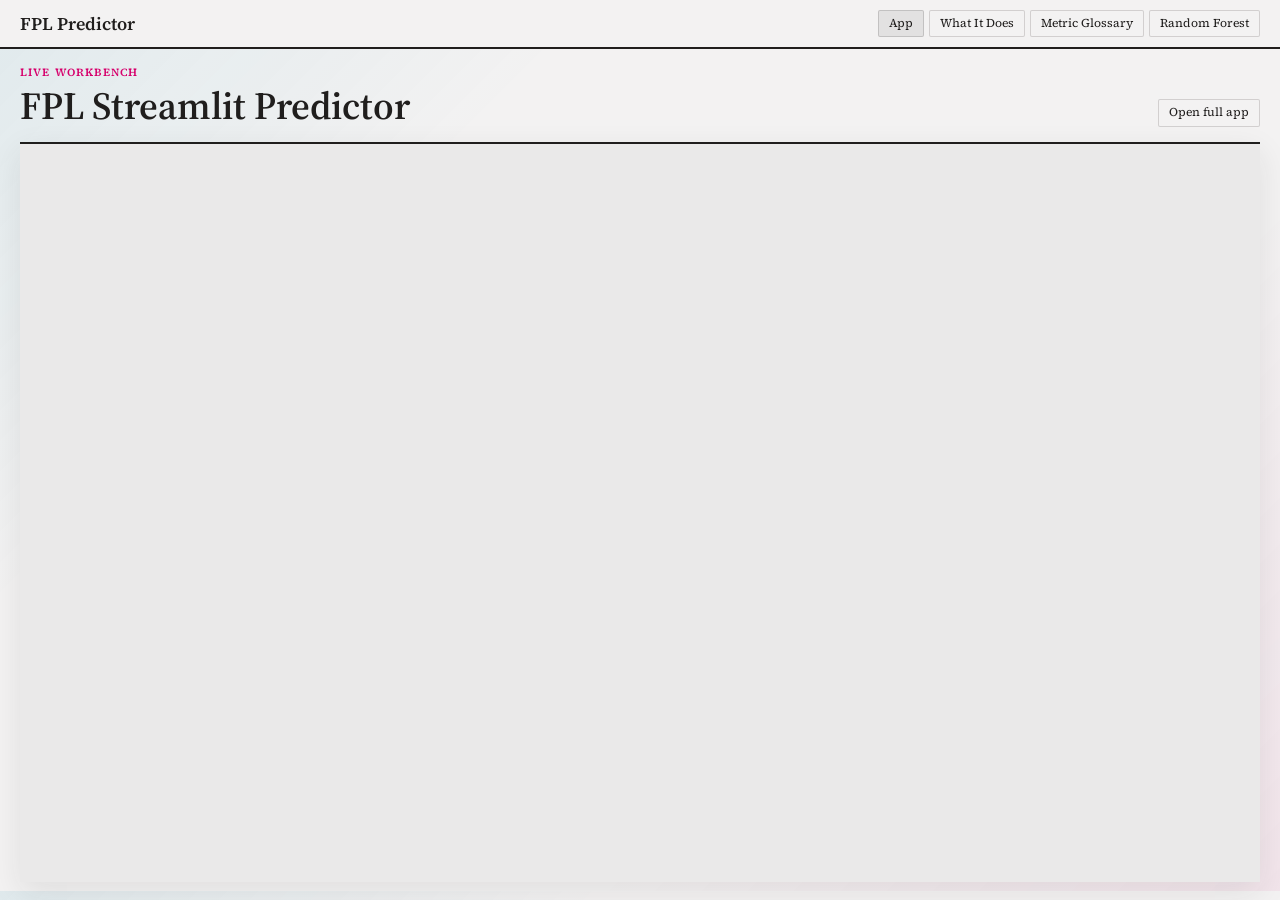
<file: docs/index.html>
<!doctype html>
<html lang="en">
  <head>
    <meta charset="utf-8" />
    <meta name="viewport" content="width=device-width, initial-scale=1" />
    <title>FPL Streamlit Predictor</title>
    <link rel="stylesheet" href="styles.css?v=2026-09-02-fpl-v3" />
  </head>
  <body class="app-home">
    <header class="site-nav" aria-label="Primary navigation">
      <a class="brand" href="index.html">FPL Predictor</a>
      <nav>
        <a class="active" href="index.html">App</a>
        <a href="what-it-does.html">What It Does</a>
        <a href="metric-glossary.html">Metric Glossary</a>
        <a href="random-forest.html">Random Forest</a>
      </nav>
    </header>

    <main class="app-frame-page">
      <section class="app-toolbar" aria-label="Application controls">
        <div>
          <p class="eyebrow">Live workbench</p>
          <h1>FPL Streamlit Predictor</h1>
        </div>
        <a class="chip" href="https://fpl-app-predictor-sklxegssnh6exvzw2av6vg.streamlit.app/?embed=true">Open full app</a>
      </section>
      <section class="embed-shell full-height">
        <iframe
          title="FPL Streamlit Predictor"
          src="https://fpl-app-predictor-sklxegssnh6exvzw2av6vg.streamlit.app/?embed=true"
          loading="eager"
          fetchpriority="high"
        ></iframe>
      </section>
    </main>
    <script src="app.js?v=2026-09-02-fpl-v3"></script>
  </body>
</html>
</file>
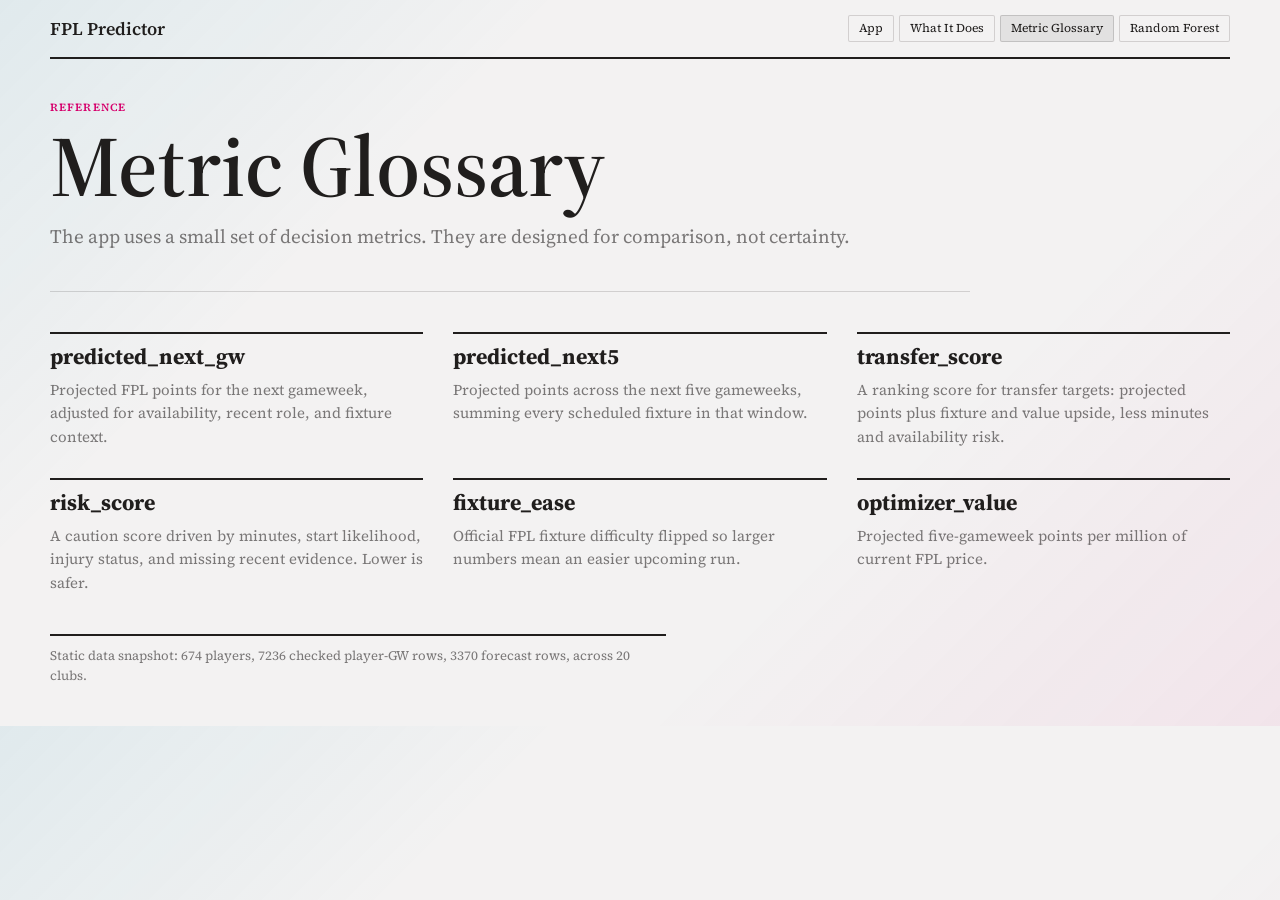
<file: docs/metric-glossary.html>
<!doctype html>
<html lang="en">
  <head>
    <meta charset="utf-8" />
    <meta name="viewport" content="width=device-width, initial-scale=1" />
    <title>Metric Glossary | FPL Streamlit Predictor</title>
    <link rel="stylesheet" href="styles.css?v=2026-09-02-fpl-v3" />
  </head>
  <body>
    <div class="page-shell">
      <header class="site-nav" aria-label="Primary navigation">
        <a class="brand" href="index.html">FPL Predictor</a>
        <nav>
          <a href="index.html">App</a>
          <a href="what-it-does.html">What It Does</a>
          <a class="active" href="metric-glossary.html">Metric Glossary</a>
          <a href="random-forest.html">Random Forest</a>
        </nav>
      </header>

      <main class="content-page">
        <section class="page-hero compact">
          <p class="eyebrow">Reference</p>
          <h1>Metric Glossary</h1>
          <p class="standfirst">The app uses a small set of decision metrics. They are designed for comparison, not certainty.</p>
        </section>

        <section class="glossary-grid standalone" aria-label="Metric definitions">
          <article>
            <strong>predicted_next_gw</strong>
            <p>Projected FPL points for the next gameweek, adjusted for availability, recent role, and fixture context.</p>
          </article>
          <article>
            <strong>predicted_next5</strong>
            <p>Projected points across the next five gameweeks, summing every scheduled fixture in that window.</p>
          </article>
          <article>
            <strong>transfer_score</strong>
            <p>A ranking score for transfer targets: projected points plus fixture and value upside, less minutes and availability risk.</p>
          </article>
          <article>
            <strong>risk_score</strong>
            <p>A caution score driven by minutes, start likelihood, injury status, and missing recent evidence. Lower is safer.</p>
          </article>
          <article>
            <strong>fixture_ease</strong>
            <p>Official FPL fixture difficulty flipped so larger numbers mean an easier upcoming run.</p>
          </article>
          <article>
            <strong>optimizer_value</strong>
            <p>Projected five-gameweek points per million of current FPL price.</p>
          </article>
        </section>

        <section class="note-band source-line">Static data snapshot loading...</section>
      </main>
    </div>
    <script src="app.js?v=2026-09-02-fpl-v3"></script>
  </body>
</html>
</file>
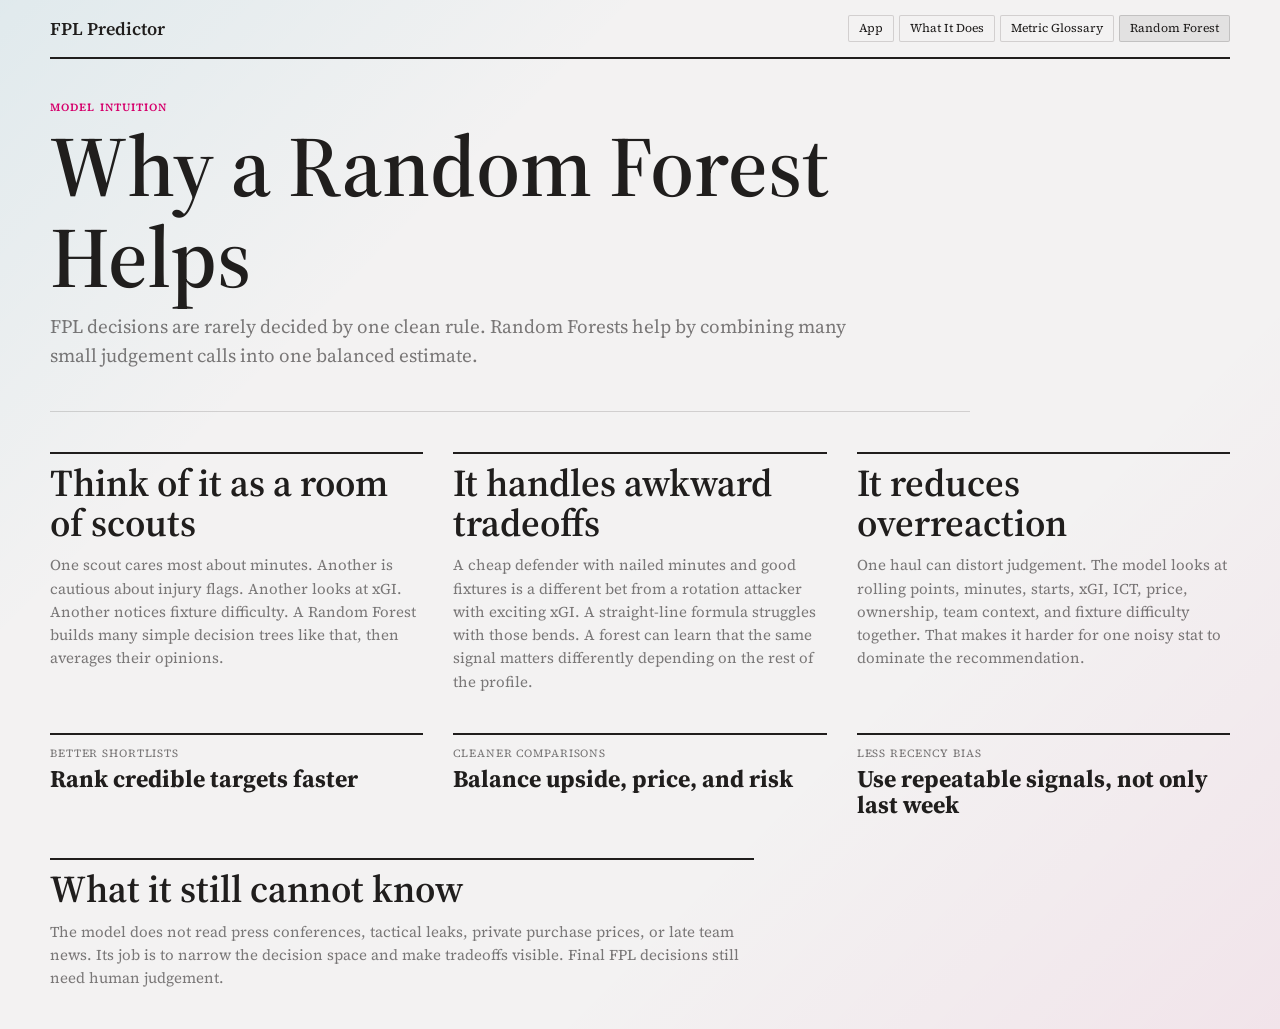
<file: docs/random-forest.html>
<!doctype html>
<html lang="en">
  <head>
    <meta charset="utf-8" />
    <meta name="viewport" content="width=device-width, initial-scale=1" />
    <title>Random Forest, Intuitively | FPL Streamlit Predictor</title>
    <link rel="stylesheet" href="styles.css?v=2026-09-02-fpl-v3" />
  </head>
  <body>
    <div class="page-shell">
      <header class="site-nav" aria-label="Primary navigation">
        <a class="brand" href="index.html">FPL Predictor</a>
        <nav>
          <a href="index.html">App</a>
          <a href="what-it-does.html">What It Does</a>
          <a href="metric-glossary.html">Metric Glossary</a>
          <a class="active" href="random-forest.html">Random Forest</a>
        </nav>
      </header>

      <main class="content-page rf-page">
        <section class="page-hero compact">
          <p class="eyebrow">Model intuition</p>
          <h1>Why a Random Forest Helps</h1>
          <p class="standfirst">FPL decisions are rarely decided by one clean rule. Random Forests help by combining many small judgement calls into one balanced estimate.</p>
        </section>

        <section class="rf-story">
          <article>
            <h2>Think of it as a room of scouts</h2>
            <p>One scout cares most about minutes. Another is cautious about injury flags. Another looks at xGI. Another notices fixture difficulty. A Random Forest builds many simple decision trees like that, then averages their opinions.</p>
          </article>
          <article>
            <h2>It handles awkward tradeoffs</h2>
            <p>A cheap defender with nailed minutes and good fixtures is a different bet from a rotation attacker with exciting xGI. A straight-line formula struggles with those bends. A forest can learn that the same signal matters differently depending on the rest of the profile.</p>
          </article>
          <article>
            <h2>It reduces overreaction</h2>
            <p>One haul can distort judgement. The model looks at rolling points, minutes, starts, xGI, ICT, price, ownership, team context, and fixture difficulty together. That makes it harder for one noisy stat to dominate the recommendation.</p>
          </article>
        </section>

        <section class="decision-strip" aria-label="Decision benefits">
          <div><span>Better shortlists</span><strong>Rank credible targets faster</strong></div>
          <div><span>Cleaner comparisons</span><strong>Balance upside, price, and risk</strong></div>
          <div><span>Less recency bias</span><strong>Use repeatable signals, not only last week</strong></div>
        </section>

        <section class="note-band">
          <h2>What it still cannot know</h2>
          <p>The model does not read press conferences, tactical leaks, private purchase prices, or late team news. Its job is to narrow the decision space and make tradeoffs visible. Final FPL decisions still need human judgement.</p>
        </section>
      </main>
    </div>
    <script src="app.js?v=2026-09-02-fpl-v3"></script>
  </body>
</html>
</file>
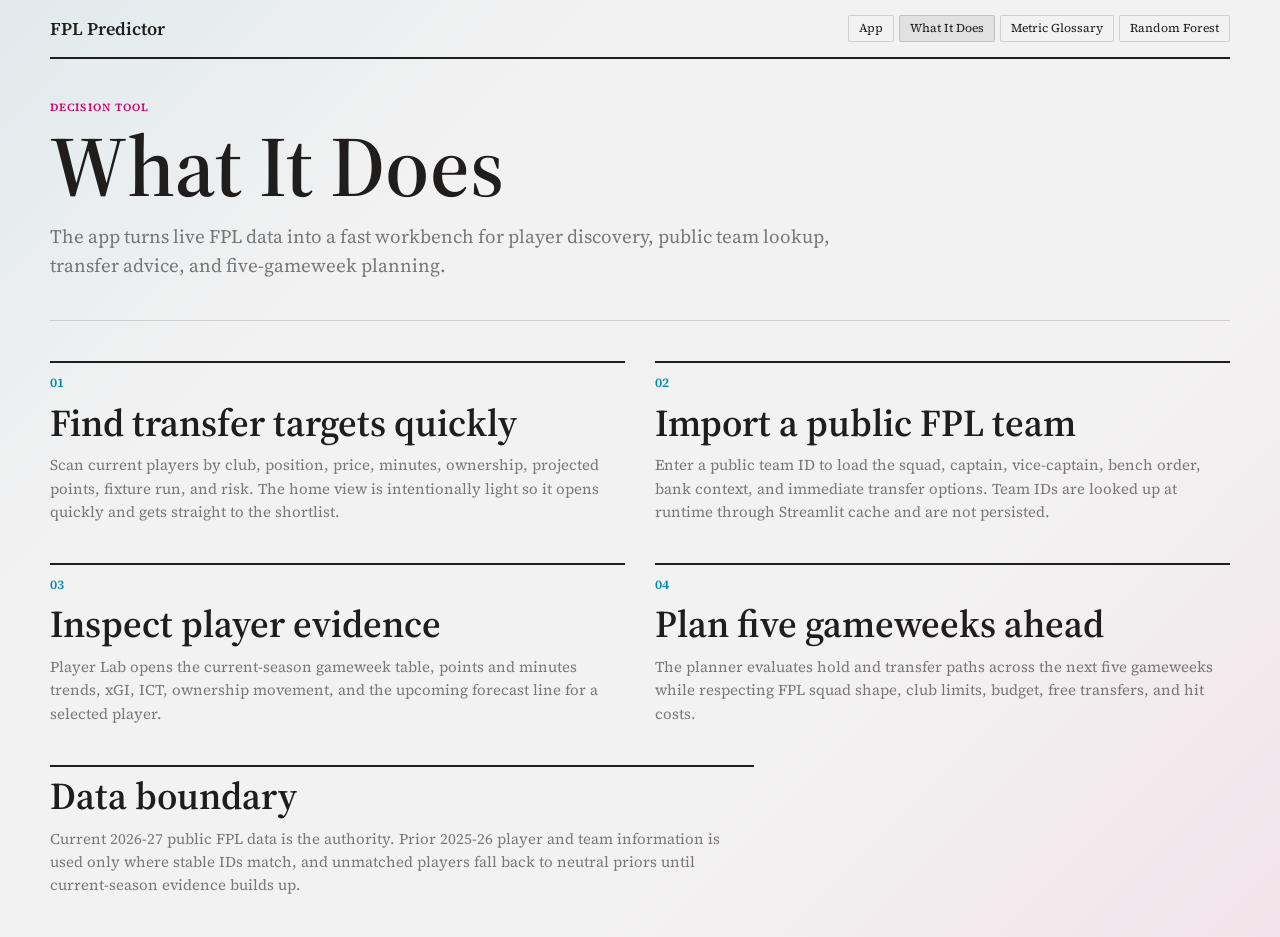
<file: docs/what-it-does.html>
<!doctype html>
<html lang="en">
  <head>
    <meta charset="utf-8" />
    <meta name="viewport" content="width=device-width, initial-scale=1" />
    <title>What It Does | FPL Streamlit Predictor</title>
    <link rel="stylesheet" href="styles.css?v=2026-09-02-fpl-v3" />
  </head>
  <body>
    <div class="page-shell">
      <header class="site-nav" aria-label="Primary navigation">
        <a class="brand" href="index.html">FPL Predictor</a>
        <nav>
          <a href="index.html">App</a>
          <a class="active" href="what-it-does.html">What It Does</a>
          <a href="metric-glossary.html">Metric Glossary</a>
          <a href="random-forest.html">Random Forest</a>
        </nav>
      </header>

      <main class="content-page">
        <section class="page-hero">
          <p class="eyebrow">Decision tool</p>
          <h1>What It Does</h1>
          <p class="standfirst">The app turns live FPL data into a fast workbench for player discovery, public team lookup, transfer advice, and five-gameweek planning.</p>
        </section>

        <section class="feature-grid" aria-label="Core features">
          <article>
            <span class="feature-number">01</span>
            <h2>Find transfer targets quickly</h2>
            <p>Scan current players by club, position, price, minutes, ownership, projected points, fixture run, and risk. The home view is intentionally light so it opens quickly and gets straight to the shortlist.</p>
          </article>
          <article>
            <span class="feature-number">02</span>
            <h2>Import a public FPL team</h2>
            <p>Enter a public team ID to load the squad, captain, vice-captain, bench order, bank context, and immediate transfer options. Team IDs are looked up at runtime through Streamlit cache and are not persisted.</p>
          </article>
          <article>
            <span class="feature-number">03</span>
            <h2>Inspect player evidence</h2>
            <p>Player Lab opens the current-season gameweek table, points and minutes trends, xGI, ICT, ownership movement, and the upcoming forecast line for a selected player.</p>
          </article>
          <article>
            <span class="feature-number">04</span>
            <h2>Plan five gameweeks ahead</h2>
            <p>The planner evaluates hold and transfer paths across the next five gameweeks while respecting FPL squad shape, club limits, budget, free transfers, and hit costs.</p>
          </article>
        </section>

        <section class="note-band">
          <h2>Data boundary</h2>
          <p>Current 2026-27 public FPL data is the authority. Prior 2025-26 player and team information is used only where stable IDs match, and unmatched players fall back to neutral priors until current-season evidence builds up.</p>
        </section>
      </main>
    </div>
    <script src="app.js?v=2026-09-02-fpl-v3"></script>
  </body>
</html>
</file>
<file: docs/styles.css>
@import url("https://fonts.googleapis.com/css2?family=Source+Serif+4:ital,wght@0,400;0,600;1,400&display=swap");

:root {
  --color-bg: #f3f2f2;
  --color-surface: #eae9e9;
  --color-text: #201e1d;
  --color-accent: #0088b0;
  --color-accent-2: #d6006c;
  --color-yellow: #edbb00;
  --color-field: #5d7f67;
  --color-divider: color-mix(in srgb, #201e1d 16%, transparent);
  --color-muted: color-mix(in srgb, #201e1d 58%, transparent);
  --space-1: 5px;
  --space-2: 10px;
  --space-3: 15px;
  --space-4: 20px;
  --space-6: 30px;
  --space-8: 40px;
  --font-heading: "Source Serif 4", Georgia, serif;
  --font-body: "Source Serif 4", Georgia, serif;
}

* { box-sizing: border-box; }
html { scroll-behavior: smooth; }
body {
  margin: 0;
  background:
    linear-gradient(135deg, rgba(0,136,176,.08), transparent 28%),
    linear-gradient(315deg, rgba(214,0,108,.06), transparent 32%),
    var(--color-bg);
  color: var(--color-text);
  font-family: var(--font-body);
  font-size: 15px;
  line-height: 1.55;
}

a { color: var(--color-accent); text-underline-offset: 3px; }
.page-shell { max-width: 1240px; margin: 0 auto; padding: 0 var(--space-6) var(--space-8); }
.site-nav {
  display: flex;
  align-items: center;
  justify-content: space-between;
  gap: var(--space-4);
  padding: var(--space-3) 0;
  border-bottom: 2px solid var(--color-text);
}
.site-nav .brand {
  color: var(--color-text);
  font-size: 18px;
  font-weight: 600;
  line-height: 1;
  text-decoration: none;
}
.site-nav nav { display: flex; flex-wrap: wrap; gap: var(--space-1); justify-content: flex-end; }
.site-nav nav a, .chip {
  border: 1px solid var(--color-divider);
  border-radius: 2px;
  background: rgba(243,242,242,.75);
  color: var(--color-text);
  cursor: pointer;
  font-size: 12px;
  line-height: 1.1;
  padding: 6px 10px;
  text-decoration: none;
}
.site-nav nav a:hover, .site-nav nav a.active, .chip:hover { background: color-mix(in srgb, var(--color-text) 8%, transparent); }

h1, h2, h3 {
  font-family: var(--font-heading);
  font-weight: 600;
  line-height: 1.05;
  letter-spacing: 0;
  margin: 0;
}
h1 { font-size: clamp(42px, 7vw, 86px); }
h2 { font-size: clamp(25px, 3vw, 38px); }
h3 { font-size: 24px; }
p { margin: var(--space-2) 0 0; }
.eyebrow {
  margin: 0 0 var(--space-1);
  color: var(--color-accent-2);
  font-size: 11px;
  font-weight: 600;
  letter-spacing: .1em;
  text-transform: uppercase;
}
.standfirst { max-width: 830px; color: var(--color-muted); font-size: 19px; }
.content-page { padding-top: var(--space-8); }
.page-hero { border-bottom: 1px solid var(--color-divider); padding-bottom: var(--space-8); }
.page-hero.compact { max-width: 920px; }

.app-home { overflow: hidden; }
.app-home .site-nav { padding: 10px var(--space-4); background: var(--color-bg); }
.app-frame-page { height: calc(100vh - 58px); padding: 0 var(--space-4) var(--space-4); }
.app-toolbar {
  display: flex;
  align-items: end;
  justify-content: space-between;
  gap: var(--space-3);
  min-height: 82px;
  padding: var(--space-3) 0;
}
.app-toolbar h1 { font-size: clamp(26px, 3vw, 42px); }
.embed-shell {
  border-top: 2px solid var(--color-text);
  background: var(--color-surface);
  box-shadow: 0 10px 30px rgba(32,30,29,.09);
}
.embed-shell.full-height { height: calc(100vh - 160px); min-height: 620px; }
iframe { display: block; width: 100%; height: 100%; border: 0; background: var(--color-surface); }

.feature-grid {
  display: grid;
  grid-template-columns: repeat(2, minmax(0, 1fr));
  gap: var(--space-8) var(--space-6);
  margin-top: var(--space-8);
}
.feature-grid article, .glossary-grid article, .rf-story article, .note-band, .decision-strip > div {
  border-top: 2px solid var(--color-text);
  padding-top: var(--space-2);
}
.feature-number {
  display: block;
  color: var(--color-accent);
  font-size: 13px;
  font-weight: 600;
  margin-bottom: var(--space-2);
}
.glossary-grid.standalone {
  display: grid;
  grid-template-columns: repeat(3, minmax(0, 1fr));
  gap: var(--space-6);
  margin-top: var(--space-8);
}
.glossary-grid strong { display: block; font-size: 22px; line-height: 1.1; overflow-wrap: anywhere; }
.glossary-grid p, .feature-grid p, .rf-story p, .note-band p { color: var(--color-muted); }
.note-band { margin-top: var(--space-8); max-width: 88ch; }
.source-line { color: var(--color-muted); font-size: 13px; }

.rf-story {
  display: grid;
  grid-template-columns: repeat(3, minmax(0, 1fr));
  gap: var(--space-6);
  margin-top: var(--space-8);
}
.decision-strip {
  display: grid;
  grid-template-columns: repeat(3, minmax(0, 1fr));
  gap: var(--space-6);
  margin-top: var(--space-8);
}
.decision-strip span {
  display: block;
  color: var(--color-muted);
  font-size: 11px;
  letter-spacing: .08em;
  text-transform: uppercase;
}
.decision-strip strong { display: block; margin-top: 4px; font-size: 24px; line-height: 1.08; }

@media (max-width: 920px) {
  .site-nav { align-items: flex-start; flex-direction: column; }
  .site-nav nav { justify-content: flex-start; }
  .feature-grid, .glossary-grid.standalone, .rf-story, .decision-strip { grid-template-columns: 1fr 1fr; }
  .app-frame-page { height: auto; }
  .embed-shell.full-height { height: 76vh; }
}

@media (max-width: 680px) {
  .page-shell { padding: 0 var(--space-3) var(--space-6); }
  .app-home { overflow: auto; }
  .app-home .site-nav { padding: var(--space-2) var(--space-3); }
  .app-frame-page { padding: 0 var(--space-3) var(--space-3); }
  .app-toolbar { align-items: flex-start; flex-direction: column; min-height: 128px; }
  .embed-shell.full-height { height: 72vh; min-height: 560px; }
  h1 { font-size: 42px; }
  .standfirst { font-size: 17px; }
  .feature-grid, .glossary-grid.standalone, .rf-story, .decision-strip { grid-template-columns: 1fr; }
}
</file>
